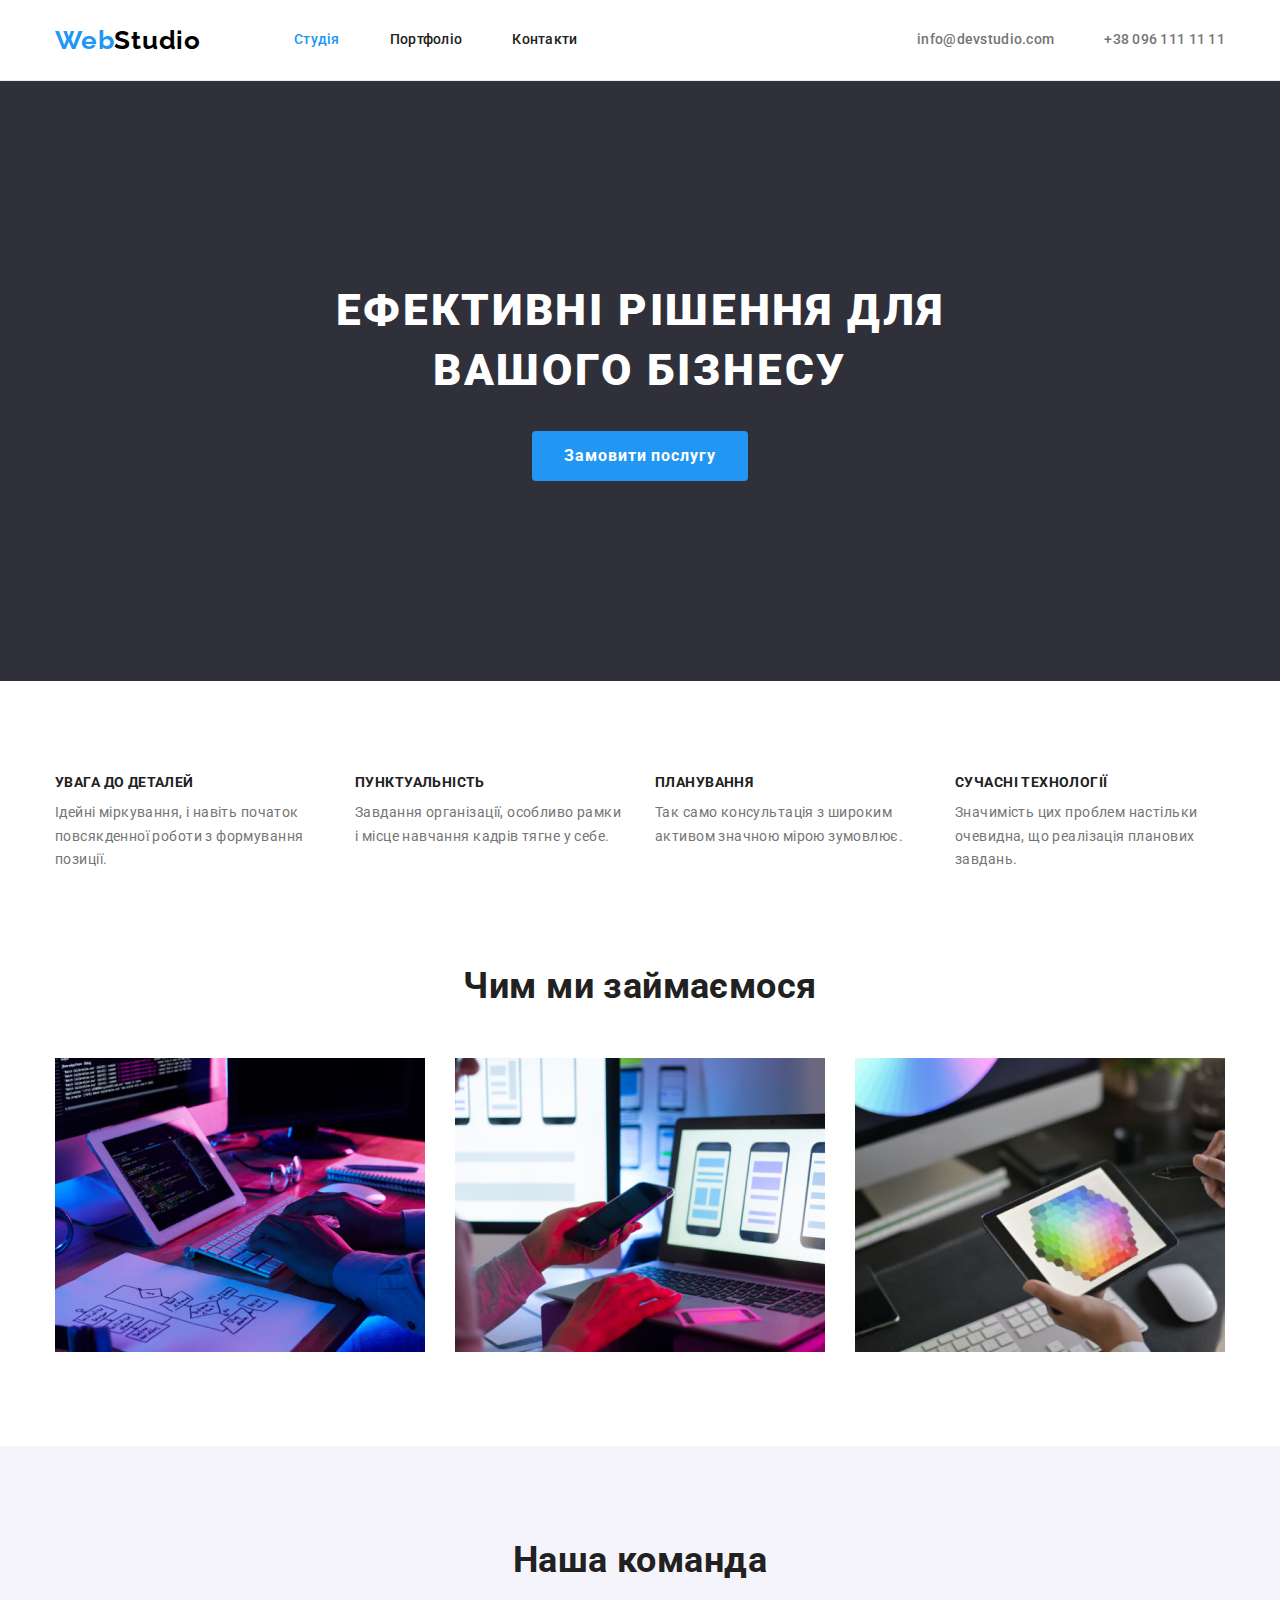
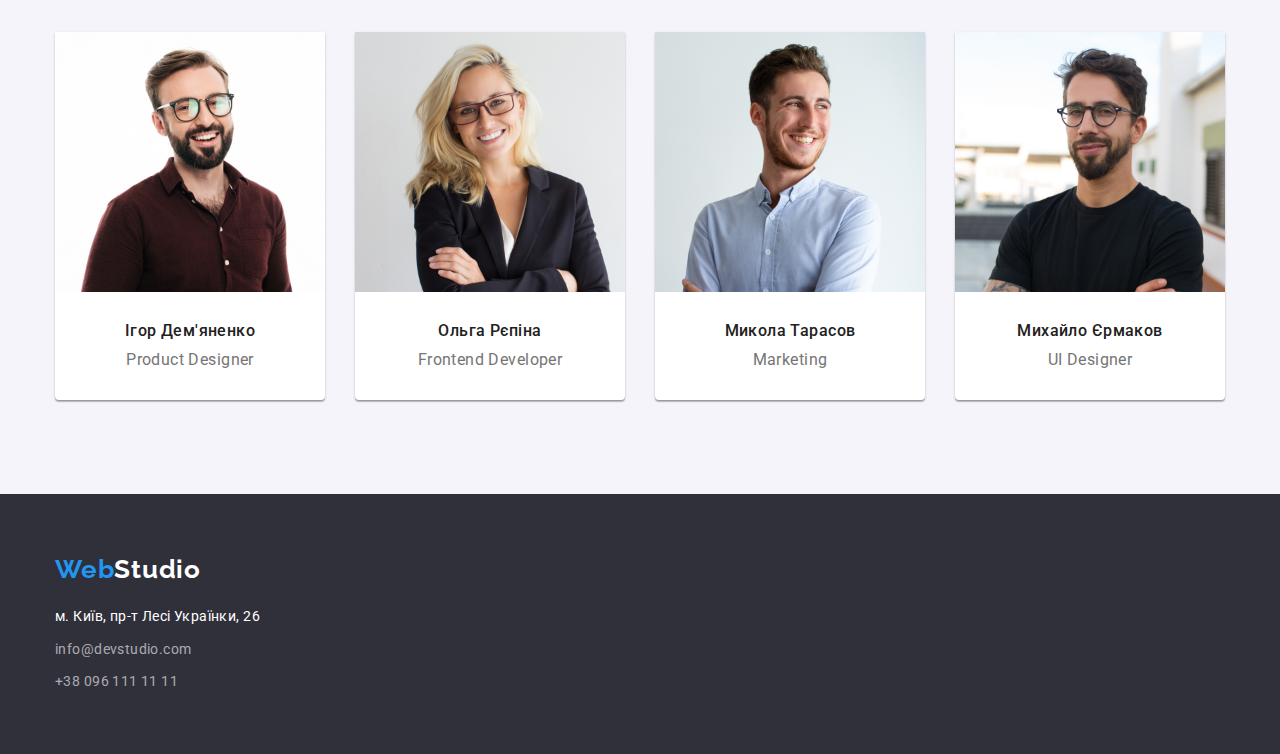
<file: index.html>
<!DOCTYPE html>
<html lang="uk">
  <head>
    <meta charset="UTF-8" />
    <meta http-equiv="X-UA-Compatible" content="IE=edge" />
    <meta name="viewport" content="width=, initial-scale=1.0" />
    <title>Головна</title>
    <link
      href="https://fonts.googleapis.com/css2?family=Oleo+Script:wght@400;700&family=Raleway:wght@700&family=Roboto:wght@400;500;700;900&display=swap"
      rel="stylesheet"
    />
    <link
      rel="stylesheet"
      href="https://cdnjs.cloudflare.com/ajax/libs/modern-normalize/1.1.0/modern-normalize.min.css"
    />
    <link rel="stylesheet" href="./css/styles.css" />
  </head>
  <body>
    <header class="header">
      <div class="container navigation">
        <nav class="main-nav">
          <a href="./index.html" class="logo-linkfirst"
            >Web<span class="logo-linksecond">Studio</span></a
          >
          <ul class="site-navig list">
            <li class="link-nav"><a href="./index.html" class="current">Студія</a></li>
            <li class="link-nav"><a href="./portfolio.html">Портфоліо</a></li>
            <li class="link-nav"><a href="">Контакти</a></li>
          </ul>
        </nav>
        <ul class="site-links list">
          <li><a href="mailto:info@devstudio.com">info@devstudio.com</a></li>
          <li><a href="tel:+380961111111">+38 096 111 11 11</a></li>
        </ul>
      </div>
    </header>
    <main>
      <section class="section-hero">
        <div class="container">
          <h1 class="section-hero-title">Ефективні рішення для вашого бізнесу</h1>
          <button type="button" class="button">Замовити послугу</button>
        </div>
      </section>

      <section class="our-advance">
        <div class="container">
          <h2 class="our-advance-main visually-hidden">Наші переваги</h2>
          <ul class="our-advance-content list">
            <li class="our-advance-discr">
              <h3 class="our-advance-title">УВАГА ДО ДЕТАЛЕЙ</h3>
              <p class="our-advance-text">
                Ідейні міркування, і навіть початок повсякденної роботи з формування позиції.
              </p>
            </li>
            <li class="our-advance-discr">
              <h3 class="our-advance-title">ПУНКТУАЛЬНІСТЬ</h3>
              <p class="our-advance-text">
                Завдання організації, особливо рамки і місце навчання кадрів тягне у себе.
              </p>
            </li>
            <li class="our-advance-discr">
              <h3 class="our-advance-title">ПЛАНУВАННЯ</h3>
              <p class="our-advance-text">
                Так само консультація з широким активом значною мірою зумовлює.
              </p>
            </li>
            <li class="our-advance-discr">
              <h3 class="our-advance-title">СУЧАСНІ ТЕХНОЛОГІЇ</h3>
              <p class="our-advance-text">
                Значимість цих проблем настільки очевидна, що реалізація планових завдань.
              </p>
            </li>
          </ul>
        </div>
      </section>
      <section class="our-works">
        <div class="container">
          <h2 class="section-title">Чим ми займаємося</h2>
          <ul class="our-works-pic list">
            <li class="our-works-list">
              <img src="./images/img.jpg" alt="Процес роботи фото 1" width="370" />
            </li>
            <li class="our-works-list">
              <img src="./images/img1.jpg" alt="Процес роботи фото 2" width="370" />
            </li>
            <li class="our-works-list">
              <img src="./images/img2.jpg" alt="Процес роботи фото 3" width="370" />
            </li>
          </ul>
        </div>
      </section>

      <section class="team">
        <div class="container">
          <h2 class="section-title">Наша команда</h2>
          <ul class="team-present list">
            <li class="card">
              <img src="./images/photo1.jpg" alt="Співробітник фото 1" width="270" />
              <div class="container-team">
                <h3 class="team-name">Ігор Дем'яненко</h3>
                <p class="team-position">Product Designer</p>
              </div>
            </li>
            <li class="card">
              <img src="./images/photo2.jpg" alt="Співробітник фото 2" width="270" />
              <div class="container-team">
                <h3 class="team-name">Ольга Рєпіна</h3>
                <p class="team-position">Frontend Developer</p>
              </div>
            </li>
            <li class="card">
              <img src="./images/photo3.jpg" alt="Співробітник фото 3" width="270" />
              <div class="container-team">
                <h3 class="team-name">Микола Тарасов</h3>
                <p class="team-position">Marketing</p>
              </div>
            </li>
            <li class="card">
              <img src="./images/photo4.jpg" alt="Співробітник фото 4" width="270" />
              <div class="container-team">
                <h3 class="team-name">Михайло Єрмаков</h3>
                <p class="team-position">UI Designer</p>
              </div>
            </li>
          </ul>
        </div>
      </section>
    </main>

    <footer class="footer-bg">
      <div class="container">
        <a href="./index.html" class="logo-linkfirst"
          >Web<span class="logo-linksecond-white">Studio</span></a
        >
        <address>
          <ul class="footer-links list">
            <li class="footer-target-link">
              <a
                href="https://goo.gl/maps/CPtrU1FHBa2aNyZL9"
                class="footer-adress"
                target="_blank"
                rel="noopener noreferrer nofollow"
                >м. Київ, пр-т Лесі Українки, 26</a
              >
            </li>
            <li class="footer-target-link">
              <a href="mailto:info@devstudio.com" class="footer-link">info@devstudio.com</a>
            </li>
            <li class="footer-target-link">
              <a href="tel:+380961111111" class="footer-link">+38 096 111 11 11</a>
            </li>
          </ul>
        </address>
      </div>
    </footer>
  </body>
</html>
</file>
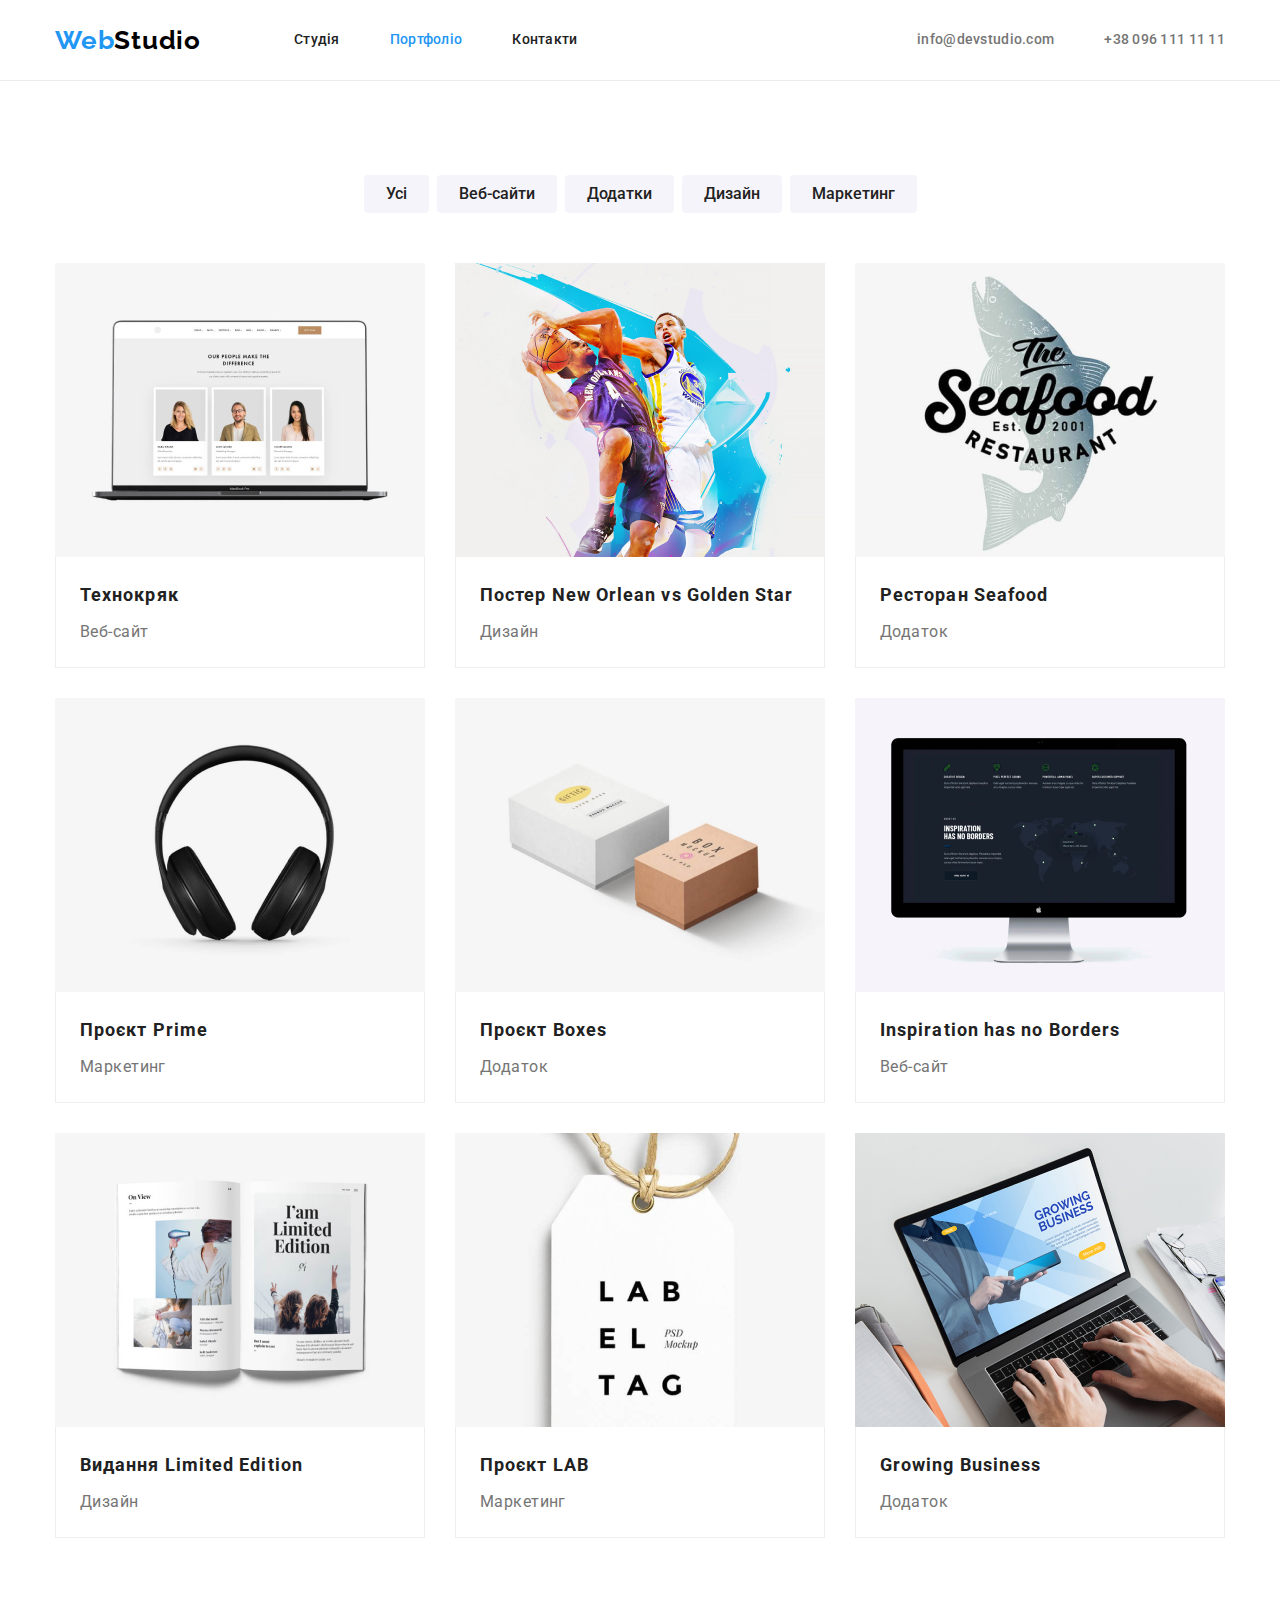
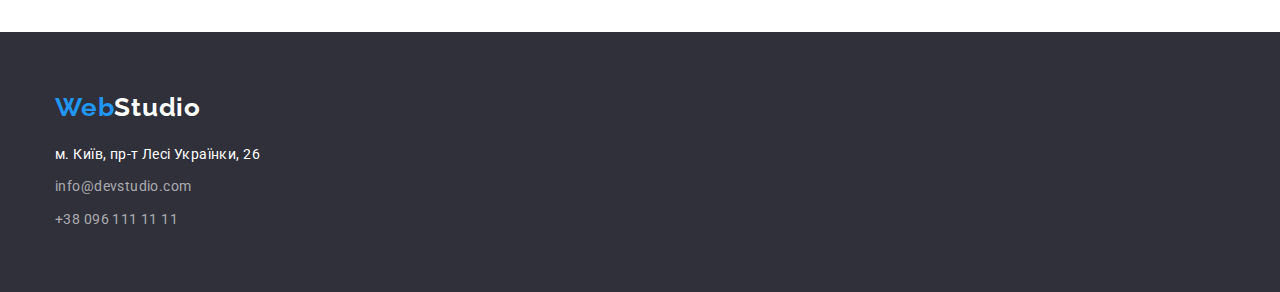
<file: portfolio.html>
<!DOCTYPE html>
<html lang="en">
  <head>
    <meta charset="UTF-8" />
    <meta http-equiv="X-UA-Compatible" content="IE=edge" />
    <meta name="viewport" content="width=device-width, initial-scale=1.0" />
    <title>Портфоліо</title>
    <link
      href="https://fonts.googleapis.com/css2?family=Oleo+Script:wght@400;700&family=Raleway:wght@700&family=Roboto:wght@400;500;700;900&display=swap"
      rel="stylesheet"
    />
    <link
      rel="stylesheet"
      href="https://cdnjs.cloudflare.com/ajax/libs/modern-normalize/1.1.0/modern-normalize.min.css"
    />
    <link rel="stylesheet" href="./css/styles.css" />
  </head>
  <body>
    <header>
      <div class="container navigation">
        <nav class="main-nav">
          <a href="./index.html" class="logo-linkfirst"
            >Web<span class="logo-linksecond">Studio</span></a
          >
          <ul class="site-navig list">
            <li class="link-nav"><a href="./index.html">Студія</a></li>
            <li class="link-nav"><a href="./portfolio.html" class="current">Портфоліо</a></li>
            <li class="link-nav"><a href="">Контакти</a></li>
          </ul>
        </nav>
        <ul class="site-links list">
          <li><a href="mailto:info@devstudio.com">info@devstudio.com</a></li>
          <li><a href="tel:+380961111111">+38 096 111 11 11</a></li>
        </ul>
      </div>
    </header>
    <main>
      <section class="our-portfolio">
        <div class="container">
          <h1 class="visually-hidden">Фільтр</h1>

          <ul class="button-list-portfolio list">
            <li class="main-button-nav">
              <button type="button" class="button-portfolio">Усі</button>
            </li>
            <li class="main-button-nav">
              <button type="button" class="button-portfolio">Веб-сайти</button>
            </li>
            <li class="main-button-nav">
              <button type="button" class="button-portfolio">Додатки</button>
            </li>
            <li class="main-button-nav">
              <button type="button" class="button-portfolio">Дизайн</button>
            </li>
            <li class="main-button-nav">
              <button type="button" class="button-portfolio">Маркетинг</button>
            </li>
          </ul>

          <ul class="project list">
            <li class="example-works">
              <img src="./images_portfolio/img(7).jpg" alt="Вебсайт фото 1" width="370" />
              <div class="content">
                <h3 class="project-title">Технокряк</h3>
                <p>Веб-сайт</p>
              </div>
            </li>
            <li class="example-works">
              <img src="./images_portfolio/img(8).jpg" alt="Постер" width="370" />
              <div class="content">
                <h3 class="project-title">Постер New Orlean vs Golden Star</h3>
                <p>Дизайн</p>
              </div>
            </li>
            <li class="example-works">
              <img src="./images_portfolio/img(9).jpg" alt="Логотип ресторану" width="370" />
              <div class="content">
                <h3 class="project-title">Ресторан Seafood</h3>
                <p>Додаток</p>
              </div>
            </li>
            <li class="example-works">
              <img src="./images_portfolio/img(10).jpg" alt="Навушники" width="370" />
              <div class="content">
                <h3 class="project-title">Проєкт Prime</h3>
                <p>Маркетинг</p>
              </div>
            </li>
            <li class="example-works">
              <img src="./images_portfolio/img(11).jpg" alt="Коробки" width="370" />
              <div class="content">
                <h3 class="project-title">Проєкт Boxes</h3>
                <p>Додаток</p>
              </div>
            </li>
            <li class="example-works">
              <img src="./images_portfolio/img(12).jpg" alt="Веб сайтфото 2" width="370" />
              <div class="content">
                <h3 class="project-title">Inspiration has no Borders</h3>
                <p>Веб-сайт</p>
              </div>
            </li>
            <li class="example-works">
              <img src="./images_portfolio/img(13).jpg" alt="Журнал" width="370" />
              <div class="content">
                <h3 class="project-title">Видання Limited Edition</h3>
                <p>Дизайн</p>
              </div>
            </li>
            <li class="example-works">
              <img src="./images_portfolio/img(14).jpg" alt="Бірка" width="370" />
              <div class="content">
                <h3 class="project-title">Проєкт LAB</h3>
                <p>Маркетинг</p>
              </div>
            </li>
            <li class="example-works">
              <img src="./images_portfolio/img(15).jpg" alt="Фото додатку" width="370" />
              <div class="content">
                <h3 class="project-title">Growing Business</h3>
                <p>Додаток</p>
              </div>
            </li>
          </ul>
        </div>
      </section>
    </main>
    <footer class="footer-bg">
      <div class="container">
        <a href="./index.html" class="logo-linkfirst"
          >Web<span class="logo-linksecond-white">Studio</span></a
        >
        <address>
          <ul class="footer-links list">
            <li class="footer-target-link">
              <a
                href="https://goo.gl/maps/CPtrU1FHBa2aNyZL9"
                class="footer-adress"
                target="_blank"
                rel="noopener noreferrer nofollow"
                >м. Київ, пр-т Лесі Українки, 26</a
              >
            </li>
            <li class="footer-target-link">
              <a href="mailto:info@devstudio.com" class="footer-link">info@devstudio.com</a>
            </li>
            <li class="footer-target-link">
              <a href="tel:+380961111111" class="footer-link">+38 096 111 11 11</a>
            </li>
          </ul>
        </address>
      </div>
    </footer>
  </body>
</html>
</file>
<file: css/styles.css>
/* Колір основного текста #757575 */
/* Колір заголовків #212121 */
/* Колір шапки #FFFFFF */
/* Колір бекграунду героя  #2F303A*/
/* Колір бекграунду Наші переваги  #F5F5F5 */
/* Колір бекграунду Наша команда #F5F4FA*/
/* Акцент #2196F3 */
:root{
    --main-text-color: #757575;
    --header-text-color: #212121;
    --primary-white-color: #FFFFFF;
    --primary-black-color: #000000;
    --hero-bcg-color: #2F303A;
    --accent-color: #2196F3;
    --our-advances-bcg-color: #F5F5F5;
    --our-team-bcg-color: #F5F4FA;
    --footer-link-color: rgba(255, 255, 255, 0.6);
    --footer-link-adress-color: rgba(255, 255, 255, 1);
}
body {
    background-color: var( --primary-white-color);
    color: var(--main-text-color);
    font-family: Roboto, sans-serif;
    letter-spacing: 0.03em;
    font-size: 14px; 
}
img{
    display: block;
}
.list {
    list-style: none;
    margin: 0;
    padding: 0;
}
/* Container */
.container{
    margin-left: auto;
    margin-right: auto;
    width: 1200px;
    padding-left: 15px;
    padding-right: 15px;
    /* outline: 2px solid; */
}
header{
    border-bottom: 1px solid #ECECEC;
}
.visually-hidden {
    position: absolute;
      white-space: nowrap;
      width: 1px;
      height: 1px;
      overflow: hidden;
      border: 0;
      padding: 0;
      clip: rect(0 0 0 0);
      clip-path: inset(50%);
      margin: -1px;
  }
/* logo */
.logo-linkfirst{
    display: block;
    color: var(--accent-color);
    font-family: Raleway, sans-serif;
    font-weight: 700;
    font-size: 26px;
    line-height: 1.19;
    letter-spacing: 0.03em;
    text-decoration: none;  
}
.logo-linksecond {
    color: var(--primary-black-color);
    font-family: Raleway, sans-serif
}
/* Site navigation */
.site-navig {
    display: flex;
    margin-left:93px;
}
.site-navig .link-nav:not(:last-child){
    margin-right: 50px;
}
.site-navig a{
display: block;
padding-top: 32px;
padding-bottom: 32px;
color: var(--header-text-color);
font-weight: 500;
line-height: 1.14;
letter-spacing: 0.02em;
text-decoration: none;  
}
.site-navig a:hover,
.site-navig a:focus{
    color: var(--accent-color);   
}
.site-navig .current{
    color: var(--accent-color);
}
/* Site links */
.site-links{
    display: flex;
    margin-left:auto;
}
.site-links li:not(:last-child){
margin-right: 50px;
}
.site-links a{
display: block;
padding-top: 32px;
padding-bottom: 32px;
color:var(--main-text-color);
font-weight: 500;
line-height: 1.14;
letter-spacing: 0.02em;
text-decoration: none; 
}
.site-links a:hover,
.site-links a:focus{
    color: var(--accent-color);
}
/* Header main navigation */
.main-nav{
    display: flex;
    align-items: center;
}
.navigation{
    display: flex;
    align-items: center;
    
}
/* Button */
.button {
    display:inline-block;
    padding:10px 32px;
    border: 0px solid transparent;
    border-radius: 4px;
    min-width: 216px;
    height: 50px;
    margin:auto;
    background-color: var(--accent-color);
    color: var(--primary-white-color);
    font-family: inherit;
    font-weight: 700;
    font-size: 16px;
    line-height: 1.87;
    letter-spacing: 0.06em;
    cursor: pointer;
}
/* button portfolio */
.button-portfolio{
    border: none;
    padding: 6px 22px;
    border-radius: 4px;
    background-color: var(--our-team-bcg-color);
    color: var(--header-text-color);
    font-family: inherit;
    font-weight: 500;
    font-size: 16px;
    line-height: 1.62;
    cursor: pointer;
}
.list .button-portfolio:hover,
.list .button-portfolio:focus{
    border-radius: 4px;
    /* padding: 6px 25px; */
    box-shadow: 0px 3px 1px rgba(0, 0, 0, 0.1), 0px 1px 2px rgba(0, 0, 0, 0.08), 0px 2px 2px rgba(0, 0, 0, 0.12);
    background-color: var(--accent-color);
    color: var(--primary-white-color);
    font-family: inherit;
    font-weight: 500;
    font-size: 16px;
    line-height: 1.62;
    /* cursor: pointer; */
}

/* Hero */
.section-hero-title{
    width: 696px;
    margin-left: auto;
    margin-right: auto;
    text-align: center;
    margin-top: 0;
    margin-bottom: 30px;
    color: var( --primary-white-color);
    font-weight: 900;
    font-size: 44px;
    line-height: 1.36;
    text-align: center;
    letter-spacing: 0.06em;
    text-transform: uppercase;
}
.section-hero{
    padding-top: 200px;
    padding-bottom: 200px;
    background-color: var(--hero-bcg-color);
    text-align: center;
}
/* Our advances */
.our-advance-content{
    display: flex;
}
.our-advance-content .our-advance-discr:not(:last-child){
margin-right: 30px;
}
.our-advance-content .our-advance-discr{
    width: 270px;
}

.our-advance-main{
    margin-top: 0;
}
.our-advance{
padding-top: 94px;
padding-bottom: 94px;
background-color: var(--primary-white-color); 
}   
.our-advance-title{
    margin-top: 0;
    margin-bottom: 10px;
    color: var(--header-text-color);
    font-size: 14px;
    line-height: 1.14;
    text-transform: uppercase;
}
.our-advance .our-advance-text{
margin-top: 0;
margin-bottom: 0;
line-height: 1.71;   
}
/* our works */
.our-works{
    padding-bottom: 94px;
    background-color: var(--primary-white-color);
}
.our-works-pic{
    display: flex;
}
.our-works-pic .our-works-list:not(:last-child) {
    margin-right: 30px;
}
.section-title{
    margin-top: 0;
    margin-bottom: 50px;
    /* padding-bottom: 50px; */
    color: var(--header-text-color);
    font-size: 36px;
    line-height: 1.16;
    text-align: center;
}
 /*our team  */
 .team-present{
    display: flex;
 }
 .team-present .card:not(:last-child){
    margin-right: 30px;
 }
 .team{
    padding-top: 94px;
    padding-bottom:94px;
    background-color: var(--our-team-bcg-color);
 }
 .team-name{
margin-top: 0;
margin-bottom: 10px;
/* padding-top: 30px; */
color: var(--header-text-color);
font-weight: 500;
font-size: 16px;
line-height: 1.18;
text-align: center;
 }
.team .team-position{
margin-top: 0;
margin-bottom: 0;
/* padding-bottom: 30px; */
font-size: 16px;
line-height: 1.18;
text-align: center;
}
/* card */
.card{
background-color:var(--primary-white-color) ;
box-shadow: 0px 1px 3px rgba(0, 0, 0, 0.12), 0px 1px 1px rgba(0, 0, 0, 0.14), 0px 2px 1px rgba(0, 0, 0, 0.2);
border-radius: 0px 0px 4px 4px;
}
.container-team {
   padding-top: 30px;
   padding-bottom:30px ;
    margin-left: auto;
    margin-right: auto;
    width: 270px;
}
/* footer */
.footer-bg{
    padding-top: 60px;
    padding-bottom: 60px;
    background-color: var(--hero-bcg-color);
}
.logo-linksecond-white{
    color: var( --primary-white-color);
}
.footer-links .footer-link{
color: var(--footer-link-color);
}
.footer-links .footer-adress{
color: var( --footer-link-adress-color);
}
address {
    font-style: normal
  }
.footer-bg address{
    font-weight: 400;
    font-size: 14px;
    line-height: 1.71;
    letter-spacing: 0.03em;   
}
.footer-links a{
text-decoration: none;
}

.footer-bg > .container > a{
  margin-bottom:20px;  
}
.footer-links .footer-target-link:not(:last-child){
    margin-bottom: 9px;
}
/* portfolio css */
.button-list-portfolio{
    display: flex;
    justify-content: center;
    align-items:center ;
    margin-bottom: 50px;   
}
.button-list-portfolio .main-button-nav:not(:last-child){
    margin-right: 8px;
}
.example-works{
 /* box-sizing: border-box;    */
border: -1px solid #EEEEEE;
background-color:var(--primary-white-color) ;
}
/* project */
.project{
    display: flex;
    flex-wrap: wrap;
}
.project .example-works{
    margin-right: 30px;
    margin-bottom: 30px;
}
.project .example-works:nth-child(3n){
    margin-right: 0;
}
.project .example-works:nth-last-child(-n + 3){
    margin-bottom: 0;
}
.our-portfolio{
    padding-top:94px;
    padding-bottom:94px;
    /* background-color: var(--our-advances-bcg-color); */
}
.project-title{
    margin-top:0;
    /* padding-top: 20px; */
    margin-bottom: 4px;
    color: var(--header-text-color);
    font-size: 18px;
    line-height: 2;
    letter-spacing: 0.06em;
    /* text-align: center; */
}
.our-portfolio p{
    font-size: 16px;
    line-height: 1.87;
    /* text-align: center;  */
}
.project p{
    margin-top: 0;
    margin-bottom: 0;
    /* padding-bottom: 20px; */
}
.project .content{
    /* padding-left: 24px; */
}
.content{
padding-top: 20px;
padding-bottom: 20px;
padding-left: 24px;
border: 1px solid #EEEEEE;
border-top: none;
}
</file>
